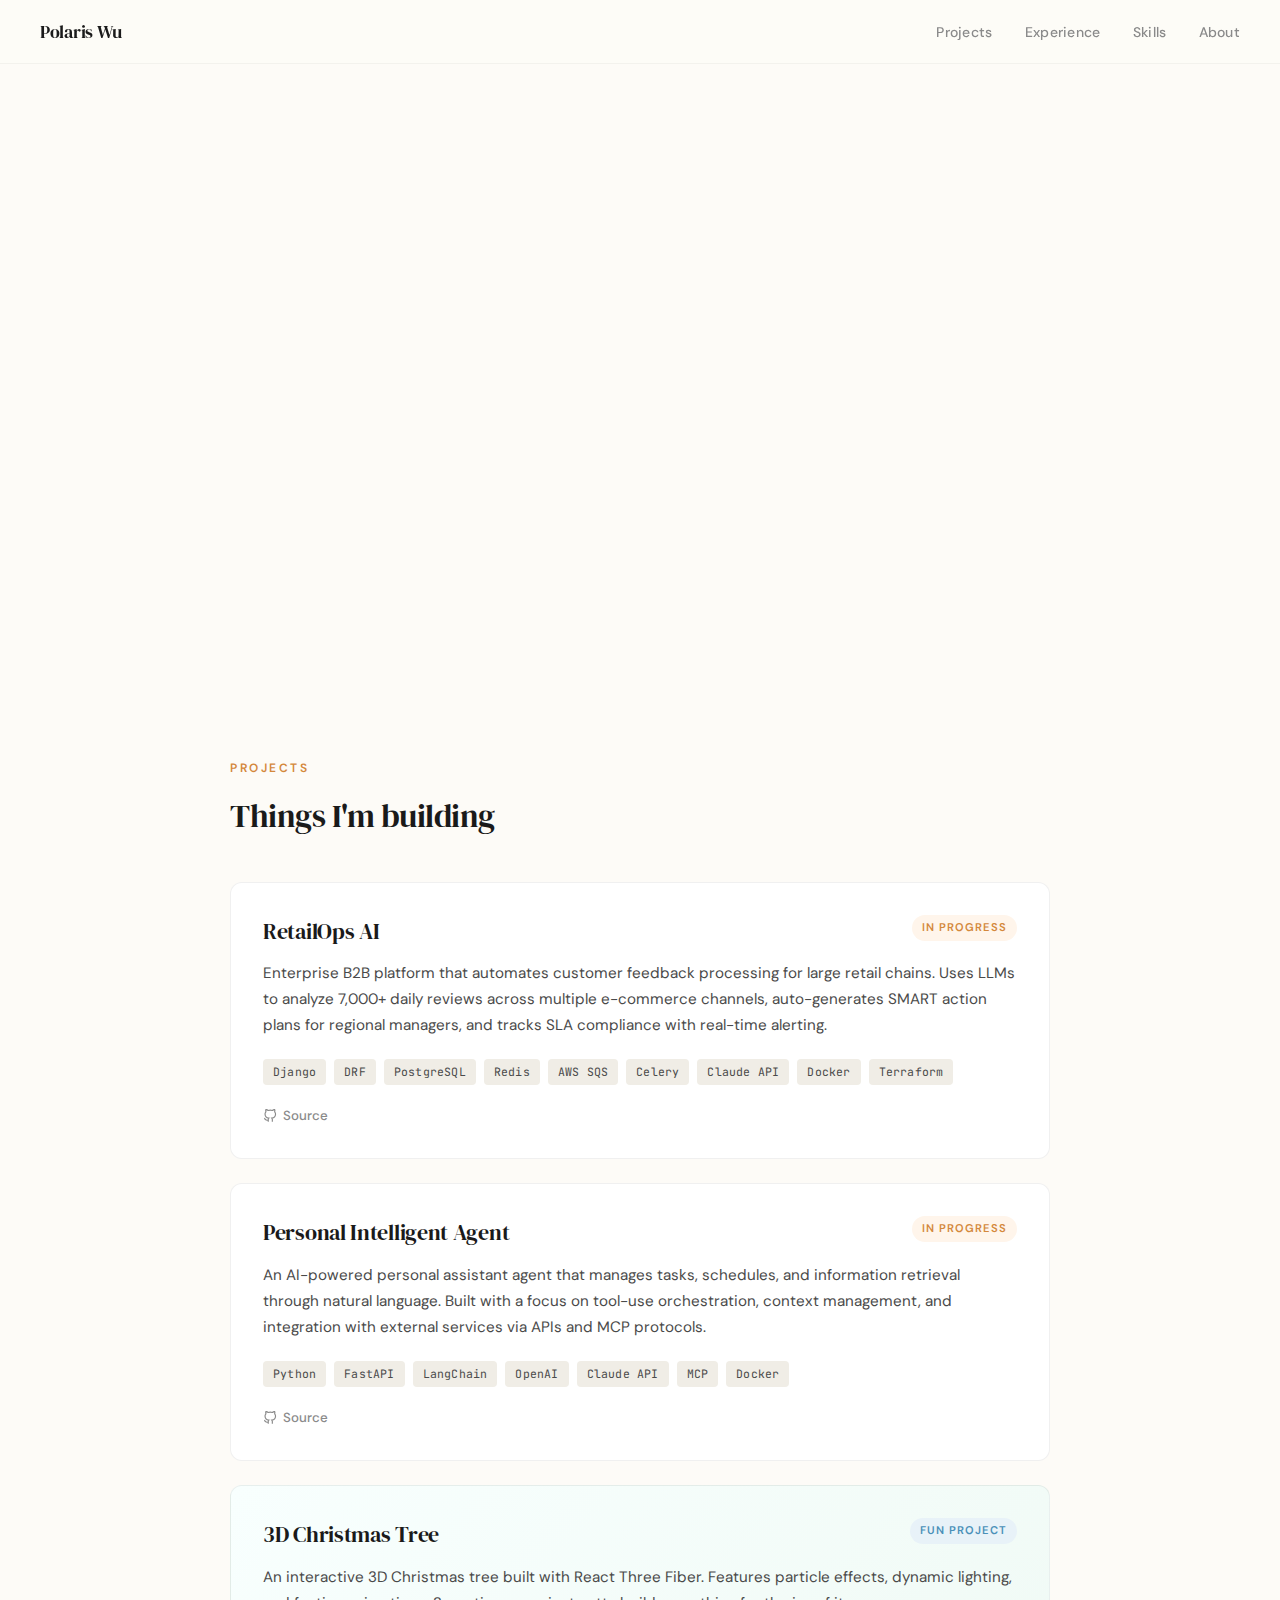
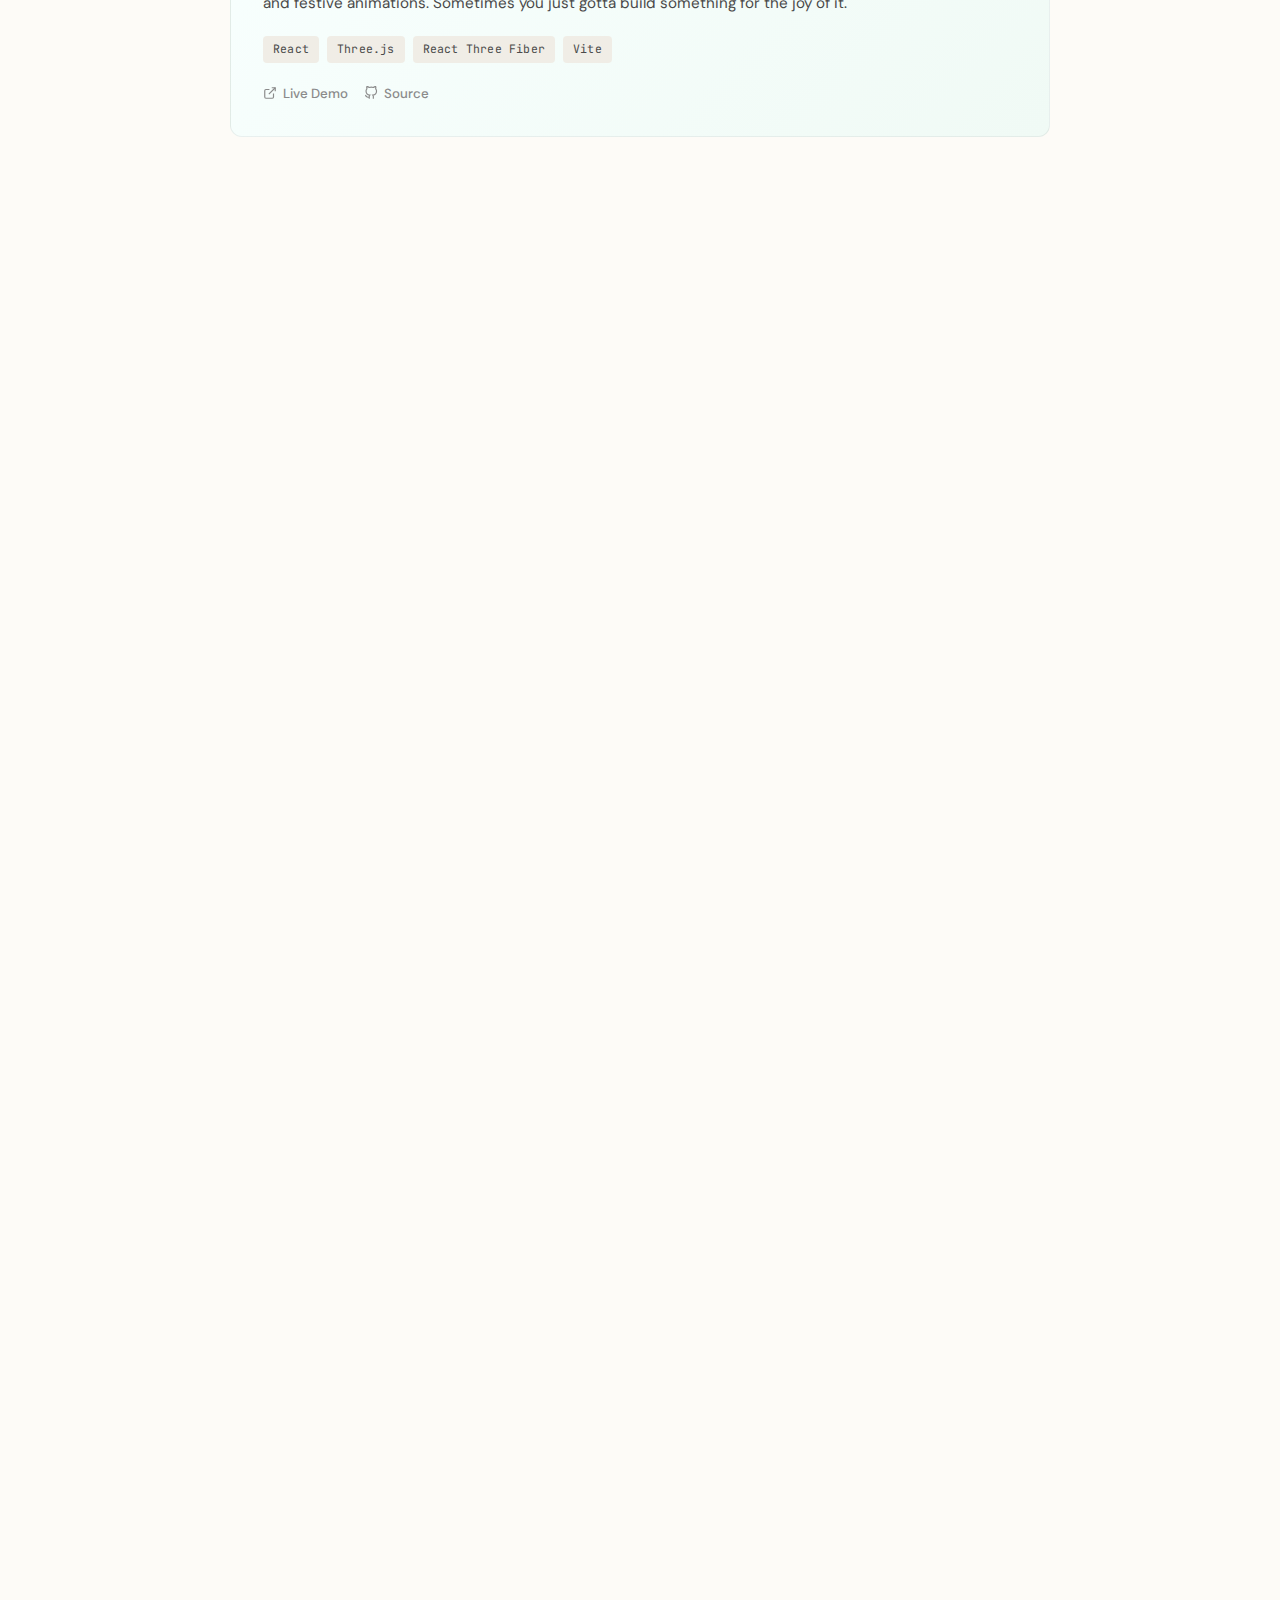
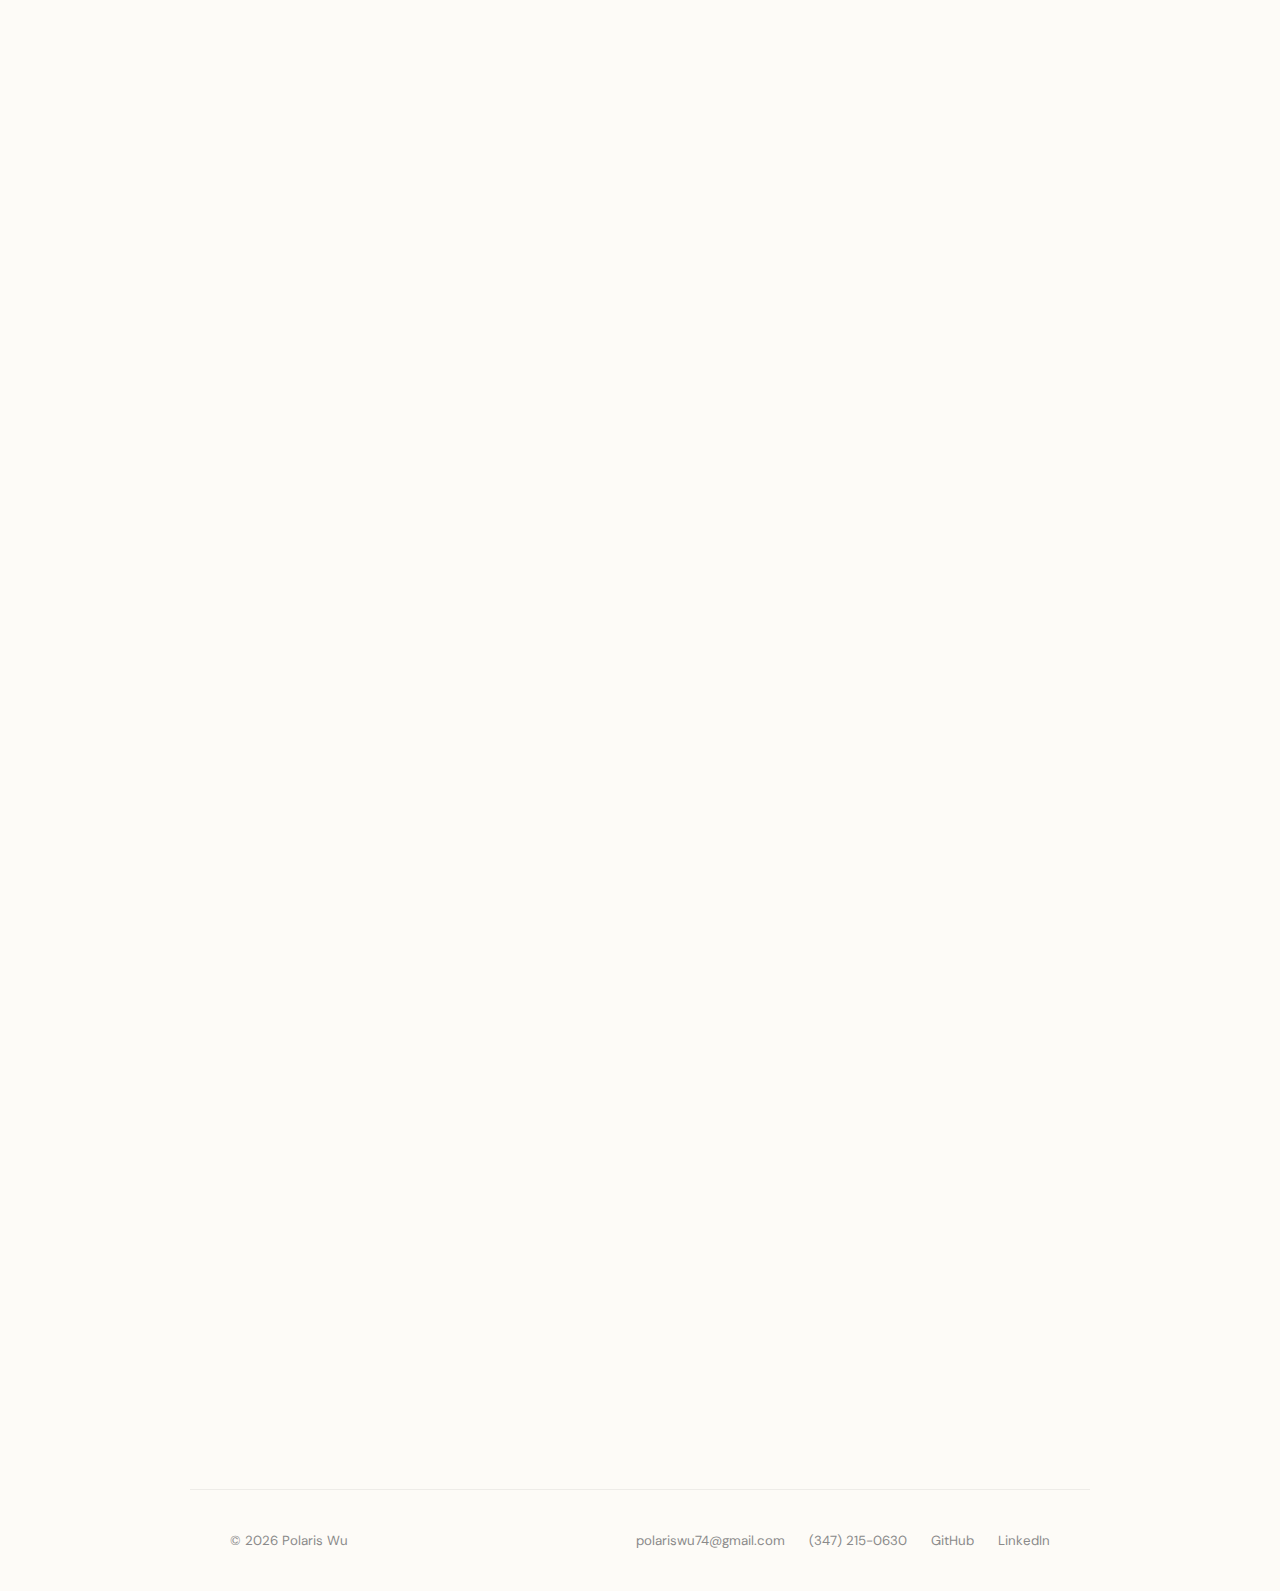
<file: index.html>
<!DOCTYPE html>
<html lang="en">
<head>
  <meta charset="UTF-8">
  <meta name="viewport" content="width=device-width, initial-scale=1.0">
  <title>Polaris Wu — Software Engineer</title>
  <link rel="preconnect" href="https://fonts.googleapis.com">
  <link rel="preconnect" href="https://fonts.gstatic.com" crossorigin>
  <link href="https://fonts.googleapis.com/css2?family=DM+Serif+Display&family=DM+Sans:ital,wght@0,300;0,400;0,500;0,600;0,700;1,400&family=JetBrains+Mono:wght@400;500&display=swap" rel="stylesheet">
  <style>
    :root {
      --warm-white: #FDFBF7;
      --sand: #F5F0E8;
      --sand-dark: #E8E0D0;
      --ink: #1A1A1A;
      --ink-light: #4A4A4A;
      --ink-muted: #8A8A8A;
      --accent: #D4883C;
      --accent-light: #E8A85C;
      --accent-bg: #FFF5EB;
      --sky: #4A90B8;
      --sky-light: #E8F2F8;
      --green: #5A8C6A;
      --green-light: #EBF5EE;
      --tag-bg: #F0EDE6;
      --shadow-sm: 0 1px 3px rgba(0,0,0,0.04);
      --shadow-md: 0 4px 20px rgba(0,0,0,0.06);
      --shadow-lg: 0 8px 40px rgba(0,0,0,0.08);
      --radius: 12px;
      --radius-sm: 8px;
    }

    * {
      margin: 0;
      padding: 0;
      box-sizing: border-box;
    }

    html {
      scroll-behavior: smooth;
      overflow-x: hidden;
    }

    body {
      font-family: 'DM Sans', -apple-system, sans-serif;
      background: var(--warm-white);
      color: var(--ink);
      line-height: 1.6;
      -webkit-font-smoothing: antialiased;
    }

    /* ====== NAV ====== */
    nav {
      position: fixed;
      top: 0;
      left: 0;
      right: 0;
      z-index: 100;
      padding: 0 40px;
      height: 64px;
      display: flex;
      align-items: center;
      justify-content: space-between;
      background: rgba(253, 251, 247, 0.85);
      backdrop-filter: blur(16px);
      -webkit-backdrop-filter: blur(16px);
      border-bottom: 1px solid rgba(0,0,0,0.04);
      transition: all 0.3s ease;
    }

    nav.scrolled {
      box-shadow: var(--shadow-sm);
    }

    .nav-logo {
      font-family: 'DM Serif Display', serif;
      font-size: 1.15rem;
      color: var(--ink);
      text-decoration: none;
      letter-spacing: -0.3px;
    }

    .nav-links {
      display: flex;
      gap: 32px;
      list-style: none;
    }

    .nav-links a {
      font-size: 0.875rem;
      font-weight: 500;
      color: var(--ink-muted);
      text-decoration: none;
      letter-spacing: 0.3px;
      transition: color 0.25s;
      position: relative;
    }

    .nav-links a::after {
      content: '';
      position: absolute;
      bottom: -4px;
      left: 0;
      width: 0;
      height: 1.5px;
      background: var(--accent);
      transition: width 0.3s ease;
    }

    .nav-links a:hover {
      color: var(--ink);
    }

    .nav-links a:hover::after {
      width: 100%;
    }

    .nav-mobile-toggle {
      display: none;
      background: none;
      border: none;
      cursor: pointer;
      padding: 4px;
    }

    .nav-mobile-toggle span {
      display: block;
      width: 20px;
      height: 2px;
      background: var(--ink);
      margin: 4px 0;
      transition: 0.3s;
    }

    /* ====== HERO ====== */
    .hero {
      padding: 160px 40px 100px;
      max-width: 900px;
      margin: 0 auto;
      position: relative;
    }

    .hero-greeting {
      font-size: 0.875rem;
      font-weight: 500;
      color: var(--accent);
      letter-spacing: 2px;
      text-transform: uppercase;
      margin-bottom: 20px;
      opacity: 0;
      animation: fadeUp 0.6s ease forwards;
      animation-delay: 0.2s;
    }

    .hero-name {
      font-family: 'DM Serif Display', serif;
      font-size: clamp(2.8rem, 6vw, 4.2rem);
      font-weight: 400;
      color: var(--ink);
      line-height: 1.15;
      margin-bottom: 24px;
      letter-spacing: -1.5px;
      opacity: 0;
      animation: fadeUp 0.6s ease forwards;
      animation-delay: 0.35s;
    }

    .hero-name .alt-name {
      font-family: 'DM Sans', sans-serif;
      font-size: 0.4em;
      color: var(--ink-muted);
      font-weight: 400;
      letter-spacing: 1px;
      display: block;
      margin-top: 8px;
    }

    .hero-desc {
      font-size: 1.15rem;
      color: var(--ink-light);
      max-width: 600px;
      line-height: 1.75;
      margin-bottom: 36px;
      opacity: 0;
      animation: fadeUp 0.6s ease forwards;
      animation-delay: 0.5s;
    }

    .hero-desc strong {
      color: var(--ink);
      font-weight: 600;
    }

    .hero-links {
      display: flex;
      gap: 16px;
      flex-wrap: wrap;
      opacity: 0;
      animation: fadeUp 0.6s ease forwards;
      animation-delay: 0.65s;
    }

    .hero-link {
      display: inline-flex;
      align-items: center;
      gap: 8px;
      padding: 10px 20px;
      border-radius: 50px;
      font-size: 0.875rem;
      font-weight: 500;
      text-decoration: none;
      transition: all 0.25s ease;
    }

    .hero-link.primary {
      background: var(--ink);
      color: var(--warm-white);
    }

    .hero-link.primary:hover {
      background: var(--ink-light);
      transform: translateY(-1px);
      box-shadow: var(--shadow-md);
    }

    .hero-link.secondary {
      background: var(--sand);
      color: var(--ink);
    }

    .hero-link.secondary:hover {
      background: var(--sand-dark);
      transform: translateY(-1px);
    }

    .hero-link svg {
      width: 16px;
      height: 16px;
    }

    /* ====== STATUS BAR ====== */
    .status-bar {
      max-width: 900px;
      margin: 0 auto 80px;
      padding: 0 40px;
      opacity: 0;
      animation: fadeUp 0.6s ease forwards;
      animation-delay: 0.8s;
    }

    .status-inner {
      display: flex;
      gap: 24px;
      padding: 20px 28px;
      background: var(--sand);
      border-radius: var(--radius);
      flex-wrap: wrap;
    }

    .status-item {
      display: flex;
      align-items: center;
      gap: 10px;
      font-size: 0.85rem;
      color: var(--ink-light);
    }

    .status-dot {
      width: 8px;
      height: 8px;
      border-radius: 50%;
      background: var(--green);
      animation: pulse-dot 2s ease-in-out infinite;
    }

    @keyframes pulse-dot {
      0%, 100% { opacity: 1; }
      50% { opacity: 0.5; }
    }

    .status-item .mono {
      font-family: 'JetBrains Mono', monospace;
      font-size: 0.8rem;
      color: var(--ink-muted);
    }

    /* ====== SECTIONS ====== */
    section {
      max-width: 900px;
      margin: 0 auto;
      padding: 0 40px 100px;
    }

    .section-label {
      font-size: 0.75rem;
      font-weight: 600;
      text-transform: uppercase;
      letter-spacing: 2.5px;
      color: var(--accent);
      margin-bottom: 12px;
    }

    .section-title {
      font-family: 'DM Serif Display', serif;
      font-size: 2rem;
      font-weight: 400;
      color: var(--ink);
      margin-bottom: 40px;
      letter-spacing: -0.5px;
    }

    /* ====== PROJECTS ====== */
    .projects-grid {
      display: grid;
      gap: 24px;
    }

    .project-card {
      background: white;
      border: 1px solid rgba(0,0,0,0.06);
      border-radius: var(--radius);
      padding: 32px;
      transition: all 0.3s ease;
      position: relative;
      overflow: hidden;
    }

    .project-card::before {
      content: '';
      position: absolute;
      top: 0;
      left: 0;
      right: 0;
      height: 3px;
      background: linear-gradient(90deg, var(--accent), var(--accent-light));
      opacity: 0;
      transition: opacity 0.3s ease;
    }

    .project-card:hover {
      border-color: rgba(0,0,0,0.1);
      box-shadow: var(--shadow-md);
      transform: translateY(-2px);
    }

    .project-card:hover::before {
      opacity: 1;
    }

    .project-header {
      display: flex;
      justify-content: space-between;
      align-items: flex-start;
      margin-bottom: 12px;
      gap: 16px;
    }

    .project-name {
      font-family: 'DM Serif Display', serif;
      font-size: 1.35rem;
      color: var(--ink);
      letter-spacing: -0.3px;
    }

    .project-badge {
      font-size: 0.7rem;
      font-weight: 600;
      text-transform: uppercase;
      letter-spacing: 1px;
      padding: 4px 10px;
      border-radius: 50px;
      white-space: nowrap;
      flex-shrink: 0;
    }

    .badge-wip {
      background: var(--accent-bg);
      color: var(--accent);
    }

    .badge-live {
      background: var(--green-light);
      color: var(--green);
    }

    .badge-fun {
      background: var(--sky-light);
      color: var(--sky);
    }

    .project-desc {
      font-size: 0.95rem;
      color: var(--ink-light);
      line-height: 1.7;
      margin-bottom: 20px;
    }

    .project-tech {
      display: flex;
      flex-wrap: wrap;
      gap: 8px;
      margin-bottom: 20px;
    }

    .tech-tag {
      font-family: 'JetBrains Mono', monospace;
      font-size: 0.72rem;
      padding: 4px 10px;
      background: var(--tag-bg);
      color: var(--ink-light);
      border-radius: 4px;
      letter-spacing: 0.2px;
    }

    .project-links {
      display: flex;
      gap: 16px;
    }

    .project-link {
      display: inline-flex;
      align-items: center;
      gap: 6px;
      font-size: 0.83rem;
      font-weight: 500;
      color: var(--ink-muted);
      text-decoration: none;
      transition: color 0.2s;
    }

    .project-link:hover {
      color: var(--accent);
    }

    .project-link svg {
      width: 14px;
      height: 14px;
    }

    /* ====== EXPERIENCE ====== */
    .exp-list {
      display: flex;
      flex-direction: column;
      gap: 0;
    }

    .exp-item {
      display: grid;
      grid-template-columns: 160px 1fr;
      gap: 32px;
      padding: 32px 0;
      border-bottom: 1px solid rgba(0,0,0,0.06);
      transition: background 0.2s;
    }

    .exp-item:first-child {
      padding-top: 0;
    }

    .exp-item:last-child {
      border-bottom: none;
    }

    .exp-date {
      font-family: 'JetBrains Mono', monospace;
      font-size: 0.78rem;
      color: var(--ink-muted);
      padding-top: 4px;
      line-height: 1.8;
    }

    .exp-content h3 {
      font-size: 1.05rem;
      font-weight: 600;
      color: var(--ink);
      margin-bottom: 4px;
    }

    .exp-company {
      font-size: 0.9rem;
      color: var(--ink-light);
      margin-bottom: 4px;
    }

    .exp-company a {
      color: var(--ink-light);
      text-decoration: none;
      border-bottom: 1px dotted var(--ink-muted);
      transition: color 0.2s, border-color 0.2s;
    }

    .exp-company a:hover {
      color: var(--accent);
      border-color: var(--accent);
    }

    .exp-location {
      font-size: 0.8rem;
      color: var(--ink-muted);
      margin-bottom: 12px;
    }

    .exp-summary {
      font-size: 0.9rem;
      color: var(--ink-light);
      line-height: 1.7;
    }

    .exp-tech {
      display: flex;
      flex-wrap: wrap;
      gap: 6px;
      margin-top: 12px;
    }

    .exp-tech .tech-tag {
      font-size: 0.68rem;
      padding: 3px 8px;
    }

    /* ====== ABOUT / INTERESTS ====== */
    .about-grid {
      display: grid;
      grid-template-columns: 1fr 1fr;
      gap: 24px;
    }

    .about-card {
      background: white;
      border: 1px solid rgba(0,0,0,0.06);
      border-radius: var(--radius);
      padding: 28px;
      transition: all 0.25s;
    }

    .about-card:hover {
      box-shadow: var(--shadow-sm);
    }

    .about-card-icon {
      font-size: 1.5rem;
      margin-bottom: 12px;
    }

    .about-card h3 {
      font-size: 0.95rem;
      font-weight: 600;
      color: var(--ink);
      margin-bottom: 8px;
    }

    .about-card p {
      font-size: 0.875rem;
      color: var(--ink-light);
      line-height: 1.7;
    }

    /* ====== SKILLS ====== */
    .skills-group {
      display: grid;
      grid-template-columns: 120px 1fr;
      gap: 16px 24px;
      padding: 16px 0;
      border-bottom: 1px solid rgba(0,0,0,0.04);
    }

    .skills-group:last-child {
      border-bottom: none;
    }

    .skills-label {
      font-size: 0.78rem;
      font-weight: 600;
      color: var(--ink-muted);
      text-transform: uppercase;
      letter-spacing: 1px;
      padding-top: 4px;
    }

    .skills-tags {
      display: flex;
      flex-wrap: wrap;
      gap: 8px;
    }

    /* ====== FOOTER ====== */
    footer {
      max-width: 900px;
      margin: 0 auto;
      padding: 40px;
      border-top: 1px solid rgba(0,0,0,0.06);
      display: flex;
      justify-content: space-between;
      align-items: center;
      flex-wrap: wrap;
      gap: 20px;
    }

    .footer-left {
      font-size: 0.83rem;
      color: var(--ink-muted);
    }

    .footer-links {
      display: flex;
      gap: 24px;
    }

    .footer-links a {
      font-size: 0.83rem;
      color: var(--ink-muted);
      text-decoration: none;
      transition: color 0.2s;
    }

    .footer-links a:hover {
      color: var(--accent);
    }

    /* ====== ANIMATIONS ====== */
    @keyframes fadeUp {
      from {
        opacity: 0;
        transform: translateY(20px);
      }
      to {
        opacity: 1;
        transform: translateY(0);
      }
    }

    .reveal {
      opacity: 0;
      transform: translateY(20px);
      transition: all 0.6s ease;
    }

    .reveal.visible {
      opacity: 1;
      transform: translateY(0);
    }

    /* ====== RESPONSIVE ====== */
    @media (max-width: 768px) {
      nav {
        padding: 0 20px;
      }

      .nav-links {
        display: none;
        position: absolute;
        top: 64px;
        left: 0;
        right: 0;
        background: rgba(253, 251, 247, 0.98);
        backdrop-filter: blur(16px);
        flex-direction: column;
        padding: 20px;
        gap: 16px;
        border-bottom: 1px solid rgba(0,0,0,0.06);
      }

      .nav-links.open {
        display: flex;
      }

      .nav-mobile-toggle {
        display: block;
      }

      .hero {
        padding: 120px 20px 60px;
      }

      .status-bar {
        padding: 0 20px;
      }

      .status-inner {
        flex-direction: column;
        gap: 12px;
      }

      section {
        padding: 0 20px 60px;
      }

      .exp-item {
        grid-template-columns: 1fr;
        gap: 8px;
      }

      .about-grid {
        grid-template-columns: 1fr;
      }

      .skills-group {
        grid-template-columns: 1fr;
        gap: 8px;
      }

      .project-header {
        flex-direction: column;
      }

      footer {
        padding: 30px 20px;
        flex-direction: column;
        text-align: center;
      }
    }

    /* ====== CHRISTMAS TREE CARD SPECIAL ====== */
    .card-fun {
      background: linear-gradient(135deg, #f8fffe 0%, #f0faf5 100%);
    }

    .card-fun:hover {
      border-color: rgba(90, 140, 106, 0.2);
    }

    .card-fun::before {
      background: linear-gradient(90deg, var(--green), #7DB88E);
    }
    /* ====== PHOTO GALLERY ====== */
    .gallery-section {
      max-width: 100%;
      padding-left: 0;
      padding-right: 0;
    }

    .gallery-section .section-label,
    .gallery-section .section-title {
      max-width: 900px;
      margin-left: auto;
      margin-right: auto;
      padding: 0 40px;
    }

    .gallery-track-wrapper {
      max-width: 900px;
      margin: 0 auto;
      overflow-x: auto;
      overflow-y: hidden;
      -webkit-overflow-scrolling: touch;
      scrollbar-width: none;
      -ms-overflow-style: none;
      cursor: grab;
      padding: 0 40px;
    }

    .gallery-track-wrapper::-webkit-scrollbar {
      display: none;
    }

    .gallery-track-wrapper:active {
      cursor: grabbing;
    }

    .gallery-track {
      display: flex;
      gap: 16px;
      padding: 4px 0 20px;
      width: max-content;
    }

    .gallery-item {
      flex-shrink: 0;
      height: 320px;
      border-radius: var(--radius);
      overflow: hidden;
      box-shadow: var(--shadow-sm);
      transition: all 0.3s ease;
    }

    .gallery-item:hover {
      box-shadow: var(--shadow-md);
      transform: translateY(-3px);
    }

    .gallery-item img {
      height: 100%;
      width: auto;
      display: block;
      object-fit: cover;
      transition: transform 0.4s ease;
    }

    .gallery-item:hover img {
      transform: scale(1.03);
    }

    .gallery-hint {
      max-width: 900px;
      margin: 0 auto;
      padding: 12px 40px 0;
      font-size: 0.8rem;
      color: var(--ink-muted);
      text-align: right;
    }

    @media (max-width: 768px) {
      .gallery-section .section-label,
      .gallery-section .section-title {
        padding: 0 20px;
      }

      .gallery-track-wrapper {
        padding: 0 20px;
      }

      .gallery-item {
        height: 240px;
      }

      .gallery-hint {
        padding: 12px 20px 0;
      }
    }
  </style>
</head>
<body>

  <!-- NAV -->
  <nav id="nav">
    <a href="#" class="nav-logo">Polaris Wu</a>
    <ul class="nav-links" id="navLinks">
      <li><a href="#projects">Projects</a></li>
      <li><a href="#experience">Experience</a></li>
      <li><a href="#skills">Skills</a></li>
      <li><a href="#about">About</a></li>
    </ul>
    <button class="nav-mobile-toggle" id="navToggle" aria-label="Menu">
      <span></span><span></span><span></span>
    </button>
  </nav>

  <!-- HERO -->
  <header class="hero">
    <p class="hero-greeting">Hello, I'm</p>
    <h1 class="hero-name">
      Polaris Wu
      <span class="alt-name">also known as Siqi Wu</span>
    </h1>
    <p class="hero-desc">
      Software engineer who builds <strong>backend systems</strong> and <strong>AI-powered applications</strong>.
      NYU CS '26. Passionate about cloud infrastructure, open-source, and making AI agents that actually work.
    </p>
    <div class="hero-links">
      <a href="https://github.com/Polaris-Wu450" target="_blank" rel="noopener" class="hero-link primary">
        <svg viewBox="0 0 24 24" fill="none" stroke="currentColor" stroke-width="2"><path d="M9 19c-5 1.5-5-2.5-7-3m14 6v-3.87a3.37 3.37 0 0 0-.94-2.61c3.14-.35 6.44-1.54 6.44-7A5.44 5.44 0 0 0 20 4.77 5.07 5.07 0 0 0 19.91 1S18.73.65 16 2.48a13.38 13.38 0 0 0-7 0C6.27.65 5.09 1 5.09 1A5.07 5.07 0 0 0 5 4.77a5.44 5.44 0 0 0-1.5 3.78c0 5.42 3.3 6.61 6.44 7A3.37 3.37 0 0 0 9 18.13V22"/></svg>
        GitHub
      </a>
      <a href="https://www.linkedin.com/in/siqiwu-/" target="_blank" rel="noopener" class="hero-link secondary">
        <svg viewBox="0 0 24 24" fill="none" stroke="currentColor" stroke-width="2"><path d="M16 8a6 6 0 0 1 6 6v7h-4v-7a2 2 0 0 0-2-2 2 2 0 0 0-2 2v7h-4v-7a6 6 0 0 1 6-6z"/><rect x="2" y="9" width="4" height="12"/><circle cx="4" cy="4" r="2"/></svg>
        LinkedIn
      </a>
      <a href="mailto:polariswu74@gmail.com" class="hero-link secondary">
        <svg viewBox="0 0 24 24" fill="none" stroke="currentColor" stroke-width="2"><path d="M4 4h16c1.1 0 2 .9 2 2v12c0 1.1-.9 2-2 2H4c-1.1 0-2-.9-2-2V6c0-1.1.9-2 2-2z"/><polyline points="22,6 12,13 2,6"/></svg>
        Email
      </a>
    </div>
  </header>

  <!-- STATUS BAR -->
  <div class="status-bar">
    <div class="status-inner">
      <div class="status-item">
        <div class="status-dot"></div>
        Open to new grad SWE roles
      </div>
      <div class="status-item">
        <span class="mono">NYU CS '26 · GPA 3.81</span>
      </div>
      <div class="status-item">
        <span class="mono">New York, NY</span>
      </div>
    </div>
  </div>

  <!-- PROJECTS -->
  <section id="projects" class="reveal">
    <p class="section-label">Projects</p>
    <h2 class="section-title">Things I'm building</h2>

    <div class="projects-grid">

      <!-- RetailOps AI -->
      <div class="project-card">
        <div class="project-header">
          <div class="project-name">RetailOps AI</div>
          <span class="project-badge badge-wip">In Progress</span>
        </div>
        <p class="project-desc">
          Enterprise B2B platform that automates customer feedback processing for large retail chains.
          Uses LLMs to analyze 7,000+ daily reviews across multiple e-commerce channels, auto-generates
          SMART action plans for regional managers, and tracks SLA compliance with real-time alerting.
        </p>
        <div class="project-tech">
          <span class="tech-tag">Django</span>
          <span class="tech-tag">DRF</span>
          <span class="tech-tag">PostgreSQL</span>
          <span class="tech-tag">Redis</span>
          <span class="tech-tag">AWS SQS</span>
          <span class="tech-tag">Celery</span>
          <span class="tech-tag">Claude API</span>
          <span class="tech-tag">Docker</span>
          <span class="tech-tag">Terraform</span>
        </div>
        <div class="project-links">
          <a href="https://github.com/Polaris-Wu450/RetailOps_AI" target="_blank" rel="noopener" class="project-link">
            <svg viewBox="0 0 24 24" fill="none" stroke="currentColor" stroke-width="2"><path d="M9 19c-5 1.5-5-2.5-7-3m14 6v-3.87a3.37 3.37 0 0 0-.94-2.61c3.14-.35 6.44-1.54 6.44-7A5.44 5.44 0 0 0 20 4.77 5.07 5.07 0 0 0 19.91 1S18.73.65 16 2.48a13.38 13.38 0 0 0-7 0C6.27.65 5.09 1 5.09 1A5.07 5.07 0 0 0 5 4.77a5.44 5.44 0 0 0-1.5 3.78c0 5.42 3.3 6.61 6.44 7A3.37 3.37 0 0 0 9 18.13V22"/></svg>
            Source
          </a>
        </div>
      </div>

      <!-- Personal Intelligent Agent -->
      <div class="project-card">
        <div class="project-header">
          <div class="project-name">Personal Intelligent Agent</div>
          <span class="project-badge badge-wip">In Progress</span>
        </div>
        <p class="project-desc">
          An AI-powered personal assistant agent that manages tasks, schedules, and information retrieval
          through natural language. Built with a focus on tool-use orchestration, context management,
          and integration with external services via APIs and MCP protocols.
        </p>
        <div class="project-tech">
          <span class="tech-tag">Python</span>
          <span class="tech-tag">FastAPI</span>
          <span class="tech-tag">LangChain</span>
          <span class="tech-tag">OpenAI</span>
          <span class="tech-tag">Claude API</span>
          <span class="tech-tag">MCP</span>
          <span class="tech-tag">Docker</span>
        </div>
        <div class="project-links">
          <a href="https://github.com/Polaris-Wu450/personal-intelligence-agent" target="_blank" rel="noopener" class="project-link">
            <svg viewBox="0 0 24 24" fill="none" stroke="currentColor" stroke-width="2"><path d="M9 19c-5 1.5-5-2.5-7-3m14 6v-3.87a3.37 3.37 0 0 0-.94-2.61c3.14-.35 6.44-1.54 6.44-7A5.44 5.44 0 0 0 20 4.77 5.07 5.07 0 0 0 19.91 1S18.73.65 16 2.48a13.38 13.38 0 0 0-7 0C6.27.65 5.09 1 5.09 1A5.07 5.07 0 0 0 5 4.77a5.44 5.44 0 0 0-1.5 3.78c0 5.42 3.3 6.61 6.44 7A3.37 3.37 0 0 0 9 18.13V22"/></svg>
            Source
          </a>
        </div>
      </div>

      <!-- Christmas Tree -->
      <div class="project-card card-fun">
        <div class="project-header">
          <div class="project-name">3D Christmas Tree</div>
          <span class="project-badge badge-fun">Fun Project</span>
        </div>
        <p class="project-desc">
          An interactive 3D Christmas tree built with React Three Fiber. Features particle
          effects, dynamic lighting, and festive animations. Sometimes you just gotta build
          something for the joy of it.
        </p>
        <div class="project-tech">
          <span class="tech-tag">React</span>
          <span class="tech-tag">Three.js</span>
          <span class="tech-tag">React Three Fiber</span>
          <span class="tech-tag">Vite</span>
        </div>
        <div class="project-links">
          <a href="./christmas-tree/index.html" class="project-link">
            <svg viewBox="0 0 24 24" fill="none" stroke="currentColor" stroke-width="2"><path d="M18 13v6a2 2 0 0 1-2 2H5a2 2 0 0 1-2-2V8a2 2 0 0 1 2-2h6"/><polyline points="15 3 21 3 21 9"/><line x1="10" y1="14" x2="21" y2="3"/></svg>
            Live Demo
          </a>
          <a href="https://github.com/Polaris-Wu450/Christmas-Creation" target="_blank" rel="noopener" class="project-link">
            <svg viewBox="0 0 24 24" fill="none" stroke="currentColor" stroke-width="2"><path d="M9 19c-5 1.5-5-2.5-7-3m14 6v-3.87a3.37 3.37 0 0 0-.94-2.61c3.14-.35 6.44-1.54 6.44-7A5.44 5.44 0 0 0 20 4.77 5.07 5.07 0 0 0 19.91 1S18.73.65 16 2.48a13.38 13.38 0 0 0-7 0C6.27.65 5.09 1 5.09 1A5.07 5.07 0 0 0 5 4.77a5.44 5.44 0 0 0-1.5 3.78c0 5.42 3.3 6.61 6.44 7A3.37 3.37 0 0 0 9 18.13V22"/></svg>
            Source
          </a>
        </div>
      </div>

    </div>
  </section>

  <!-- EXPERIENCE -->
  <section id="experience" class="reveal">
    <p class="section-label">Experience</p>
    <h2 class="section-title">Where I've worked</h2>

    <div class="exp-list">

      <div class="exp-item">
        <div class="exp-date">May — Aug 2025</div>
        <div class="exp-content">
          <h3>Software Engineer Intern</h3>
          <div class="exp-company"><a href="https://www.scam.ai/en">Reality Inc. (Scam AI)</a></div>
          <div class="exp-location">Berkeley, CA</div>
          <p class="exp-summary">
            Built the centralized API gateway for a B2B anti-fraud platform serving banks and device manufacturers. Deployed deepfake detection models on GPU instances, redesigned batch processing pipeline with 4× throughput improvement.
          </p>
          <div class="exp-tech">
            <span class="tech-tag">Node.js</span>
            <span class="tech-tag">FastAPI</span>
            <span class="tech-tag">AWS</span>
            <span class="tech-tag">Docker</span>
            <span class="tech-tag">CUDA</span>
          </div>
        </div>
      </div>

      <div class="exp-item">
        <div class="exp-date">Jun — Aug 2024</div>
        <div class="exp-content">
          <h3>Software Engineer Intern</h3>
          <div class="exp-company">Easyhome New Retail Group</div>
          <div class="exp-location">Beijing, China</div>
          <p class="exp-summary">
            Developed an AI-powered feedback processing system handling 7,000+ daily customer reviews across 300+ stores. Implemented multi-level caching reducing response time to 800ms at 5,000+ QPS, and built automated alerting with 15-minute SLA tracking.
          </p>
          <div class="exp-tech">
            <span class="tech-tag">Django</span>
            <span class="tech-tag">PostgreSQL</span>
            <span class="tech-tag">Redis</span>
            <span class="tech-tag">Claude API</span>
          </div>
        </div>
      </div>

      <div class="exp-item">
        <div class="exp-date">Jun — Aug 2023</div>
        <div class="exp-content">
          <h3>Software Engineer Intern</h3>
          <div class="exp-company">Sunshine Insurance Group</div>
          <div class="exp-location">Beijing, China</div>
          <p class="exp-summary">
            Built microservices-based agent evaluation system ranking 3,000+ sales agents with weighted scoring. Implemented scheduled batch processing and optimized database queries, reducing report generation latency by 20%.
          </p>
          <div class="exp-tech">
            <span class="tech-tag">Java</span>
            <span class="tech-tag">Spring Boot</span>
            <span class="tech-tag">PostgreSQL</span>
            <span class="tech-tag">Kafka</span>
          </div>
        </div>
      </div>

    </div>
  </section>

  <!-- SKILLS -->
  <section id="skills" class="reveal">
    <p class="section-label">Skills</p>
    <h2 class="section-title">Tech I work with</h2>

    <div>
      <div class="skills-group">
        <div class="skills-label">Languages</div>
        <div class="skills-tags">
          <span class="tech-tag">Java</span>
          <span class="tech-tag">Python</span>
          <span class="tech-tag">JavaScript</span>
          <span class="tech-tag">TypeScript</span>
          <span class="tech-tag">Go</span>
          <span class="tech-tag">SQL</span>
          <span class="tech-tag">C++</span>
          <span class="tech-tag">Bash</span>
        </div>
      </div>
      <div class="skills-group">
        <div class="skills-label">Backend</div>
        <div class="skills-tags">
          <span class="tech-tag">Spring Boot</span>
          <span class="tech-tag">Django</span>
          <span class="tech-tag">Flask</span>
          <span class="tech-tag">Node.js</span>
          <span class="tech-tag">Express</span>
          <span class="tech-tag">FastAPI</span>
          <span class="tech-tag">REST APIs</span>
          <span class="tech-tag">WebSocket</span>
        </div>
      </div>
      <div class="skills-group">
        <div class="skills-label">Frontend</div>
        <div class="skills-tags">
          <span class="tech-tag">React</span>
          <span class="tech-tag">Next.js</span>
          <span class="tech-tag">Tailwind CSS</span>
          <span class="tech-tag">HTML/CSS</span>
        </div>
      </div>
      <div class="skills-group">
        <div class="skills-label">Cloud</div>
        <div class="skills-tags">
          <span class="tech-tag">AWS (EC2, SQS, Lambda, S3, RDS)</span>
          <span class="tech-tag">GCP</span>
          <span class="tech-tag">Docker</span>
          <span class="tech-tag">Kubernetes</span>
          <span class="tech-tag">Terraform</span>
          <span class="tech-tag">GitHub Actions</span>
        </div>
      </div>
      <div class="skills-group">
        <div class="skills-label">Data & AI</div>
        <div class="skills-tags">
          <span class="tech-tag">PostgreSQL</span>
          <span class="tech-tag">MongoDB</span>
          <span class="tech-tag">Redis</span>
          <span class="tech-tag">Kafka</span>
          <span class="tech-tag">Claude API</span>
          <span class="tech-tag">OpenAI API</span>
          <span class="tech-tag">LangChain</span>
        </div>
      </div>
    </div>
  </section>

  <!-- ABOUT -->
  <section id="about" class="reveal">
    <p class="section-label">About</p>
    <h2 class="section-title">A bit more about me</h2>

    <div class="about-grid">
      <div class="about-card">
        <div class="about-card-icon">&#x1F680;</div>
        <h3>Always building</h3>
        <p>
          I believe the best way to learn is to build. Currently working on AI agent systems and
          exploring how LLMs can automate real-world workflows. I read open-source codebases for fun.
        </p>
      </div>
      <div class="about-card">
        <div class="about-card-icon">&#x2601;&#xFE0F;</div>
        <h3>Cloud & systems</h3>
        <p>
          Drawn to backend architecture, distributed systems, and cloud infrastructure.
          I like making things fast, reliable, and scalable — the kind of work that happens
          behind the scenes.
        </p>
      </div>
      <div class="about-card">
        <div class="about-card-icon">&#x1F30F;</div>
        <h3>Beijing → NYC</h3>
        <p>
          Originally from Beijing, grew up traveling through Europe and Russia,
          recently explored Japan, and planning a trip to Spain next. I bring a global
          perspective and genuine curiosity to everything I do.
        </p>
      </div>
      <div class="about-card">
        <div class="about-card-icon">&#x2615;</div>
        <h3>Off the clock</h3>
        <p>
          You'll find me exploring NYC food spots, visiting tea houses, playing tennis,
          doing pilates, singing karaoke, or wandering through a new city with my camera.
        </p>
      </div>
    </div>
  </section>

  <!-- PHOTO GALLERY -->
  <section id="gallery" class="reveal gallery-section">
    <p class="section-label">Life</p>
    <h2 class="section-title">Beyond the code</h2>
    <div class="gallery-track-wrapper">
      <div class="gallery-track">
        <div class="gallery-item"><img src="photos/p1.jpeg" alt="Grace Hopper 2025" loading="lazy"></div>
        <div class="gallery-item"><img src="photos/p4.jpeg" alt="Staten Island Ferry" loading="lazy"></div>
        <div class="gallery-item"><img src="photos/p3.jpeg" alt="Mountain viewpoint" loading="lazy"></div>
        <div class="gallery-item"><img src="photos/p6.jpeg" alt="Horseshoe Bend" loading="lazy"></div>
        <div class="gallery-item"><img src="photos/p5.jpeg" alt="Lake Powell" loading="lazy"></div>
        <div class="gallery-item"><img src="photos/p2.jpeg" alt="NYC night" loading="lazy"></div>
        <div class="gallery-item"><img src="photos/p7.jpeg" alt="Disneyland" loading="lazy"></div>
        <div class="gallery-item"><img src="photos/p8.jpeg" alt="Venetian" loading="lazy"></div>
      </div>
    </div>
    <p class="gallery-hint">Scroll to explore &rarr;</p>
  </section>

  <!-- FOOTER -->
  <footer>
    <div class="footer-left">
      &copy; 2026 Polaris Wu
    </div>
    <div class="footer-links">
      <a href="mailto:polariswu74@gmail.com">polariswu74@gmail.com</a>
      <a href="tel:+13472150630">(347) 215-0630</a>
      <a href="https://github.com/Polaris-Wu450" target="_blank" rel="noopener">GitHub</a>
      <a href="https://www.linkedin.com/in/siqiwu-/" target="_blank" rel="noopener">LinkedIn</a>
    </div>
  </footer>

  <script>
    // Nav scroll effect
    const nav = document.getElementById('nav');
    window.addEventListener('scroll', () => {
      nav.classList.toggle('scrolled', window.scrollY > 20);
    });

    // Mobile nav toggle
    const navToggle = document.getElementById('navToggle');
    const navLinks = document.getElementById('navLinks');
    navToggle.addEventListener('click', () => {
      navLinks.classList.toggle('open');
    });

    // Close mobile nav on link click
    navLinks.querySelectorAll('a').forEach(link => {
      link.addEventListener('click', () => navLinks.classList.remove('open'));
    });

    // Scroll reveal
    const reveals = document.querySelectorAll('.reveal');
    const observer = new IntersectionObserver((entries) => {
      entries.forEach(entry => {
        if (entry.isIntersecting) {
          entry.target.classList.add('visible');
        }
      });
    }, { threshold: 0.1 });

    reveals.forEach(el => observer.observe(el));

    // Gallery drag-to-scroll
    const gallery = document.querySelector('.gallery-track-wrapper');
    if (gallery) {
      let isDown = false, startX, scrollLeft;
      gallery.addEventListener('mousedown', e => {
        isDown = true;
        startX = e.pageX - gallery.offsetLeft;
        scrollLeft = gallery.scrollLeft;
      });
      gallery.addEventListener('mouseleave', () => isDown = false);
      gallery.addEventListener('mouseup', () => isDown = false);
      gallery.addEventListener('mousemove', e => {
        if (!isDown) return;
        e.preventDefault();
        const x = e.pageX - gallery.offsetLeft;
        gallery.scrollLeft = scrollLeft - (x - startX) * 1.5;
      });
    }
  </script>
</body>
</html>
</file>
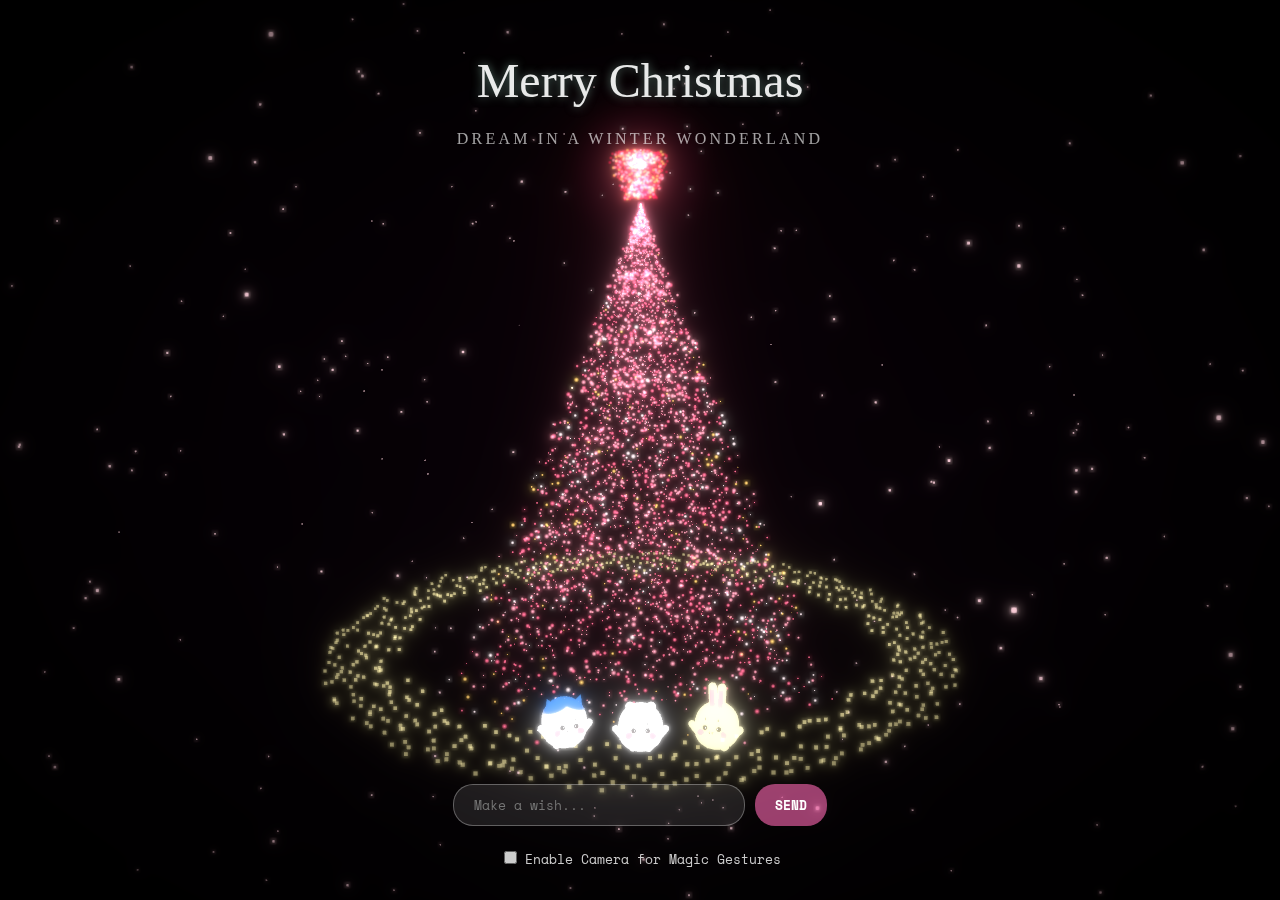
<file: christmas-tree/index.html>
<!doctype html>
<html lang="en">
  <head>
    <meta charset="UTF-8" />
    <link rel="icon" type="image/svg+xml" href="/vite.svg" />
    <meta name="viewport" content="width=device-width, initial-scale=1.0" />
    <title>3D Christmas Tree</title>
    <script type="module" crossorigin src="./assets/index-DhKinxWN.js"></script>
    <link rel="stylesheet" crossorigin href="./assets/index-DQIQFM0h.css">
  </head>
  <body>
    <div id="root"></div>
  </body>
</html>
</file>
<file: christmas-tree/assets/index-DQIQFM0h.css>
@import"https://fonts.googleapis.com/css2?family=Space+Mono:ital,wght@0,400;0,700;1,400;1,700&display=swap";:root{font-family:Space Mono,monospace;line-height:1.5;font-weight:400;color-scheme:light dark;color:#ffffffde;background-color:#050005}body{margin:0;padding:0;width:100vw;height:100vh;overflow:hidden}#root{width:100%;height:100%}
</file>
